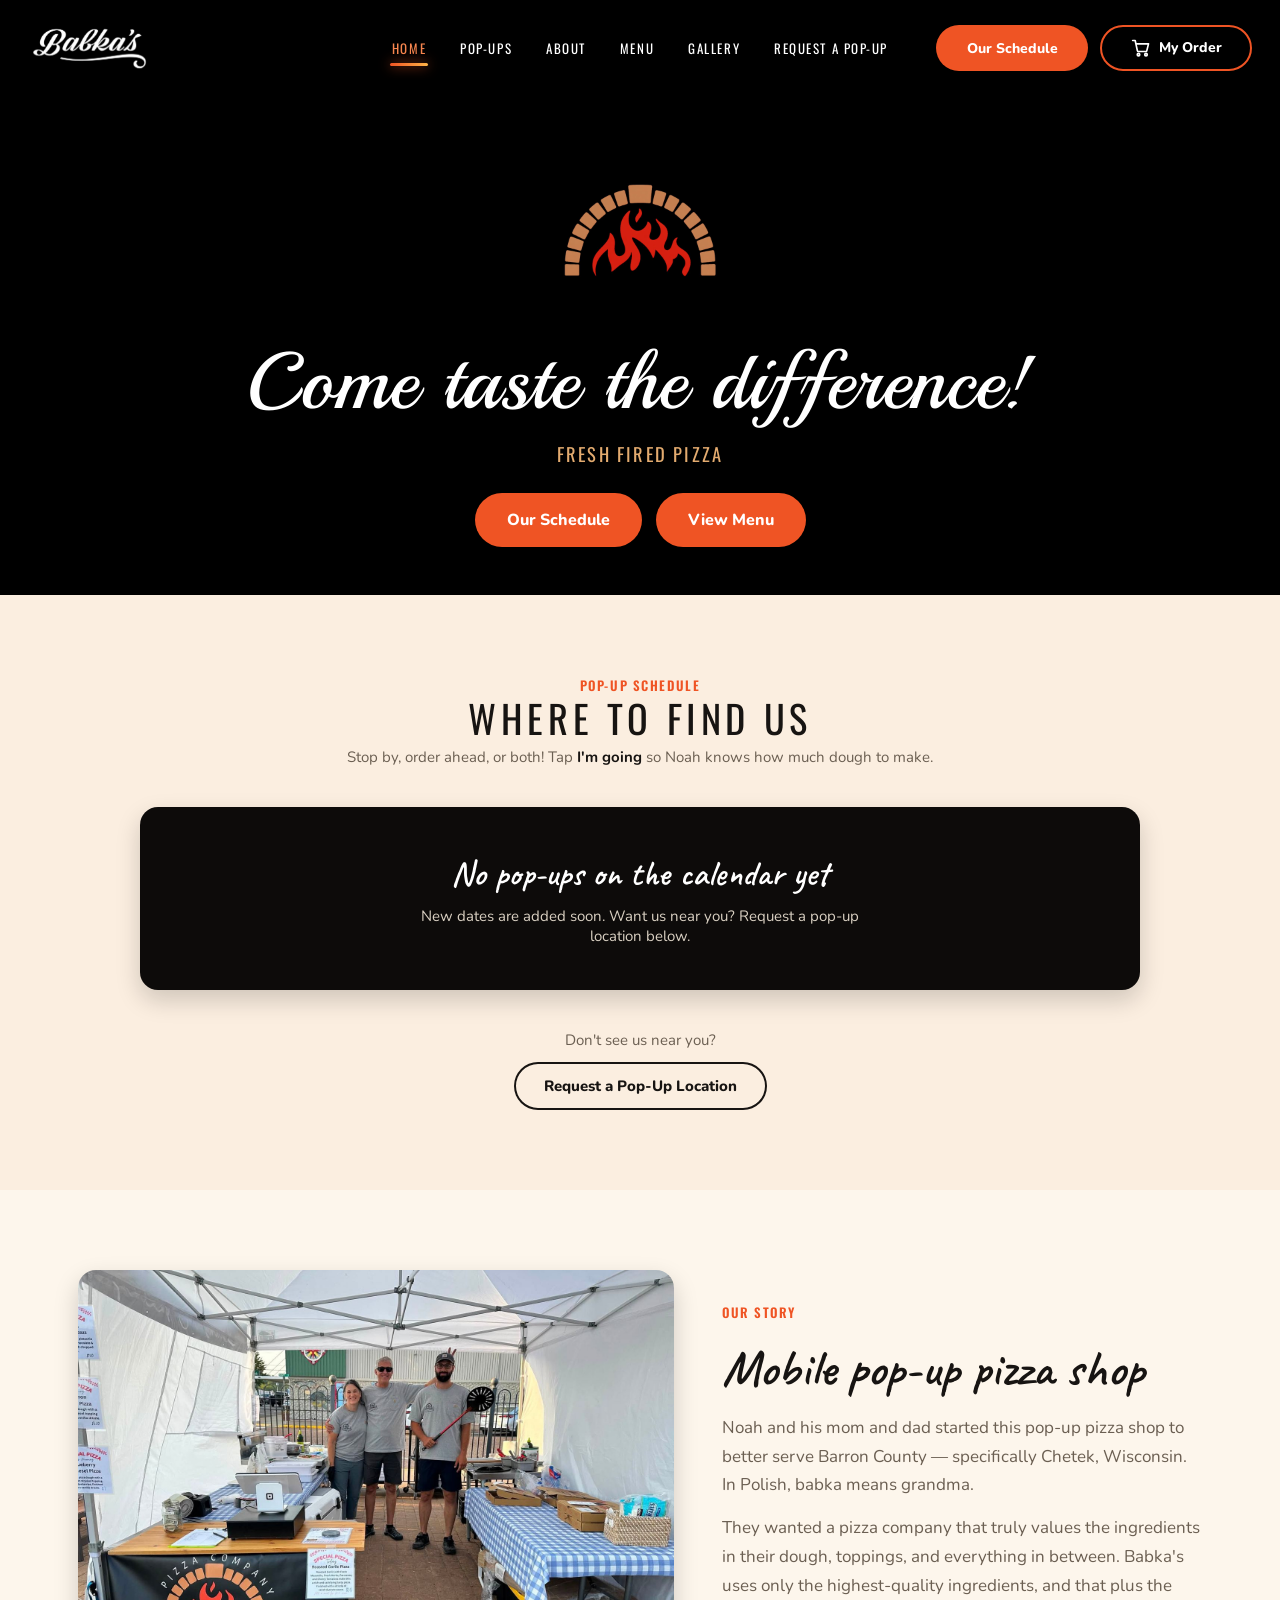
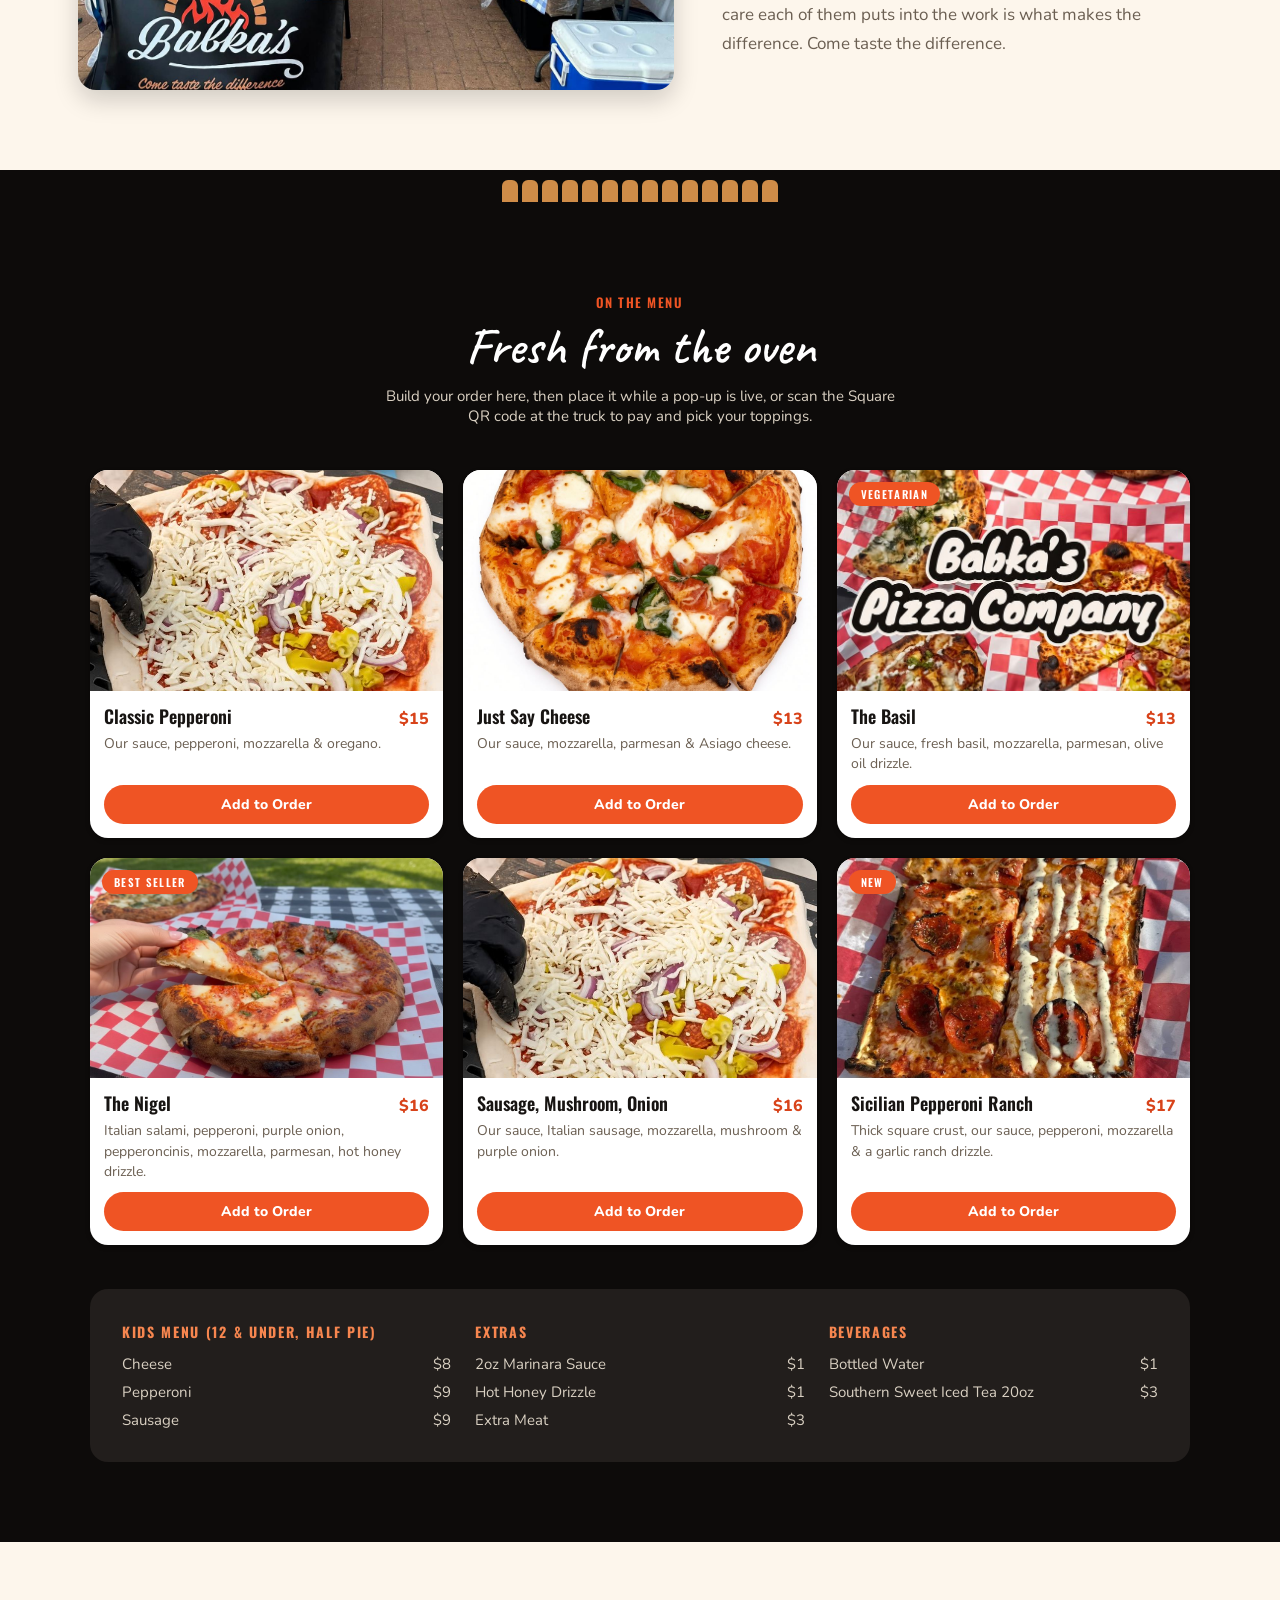
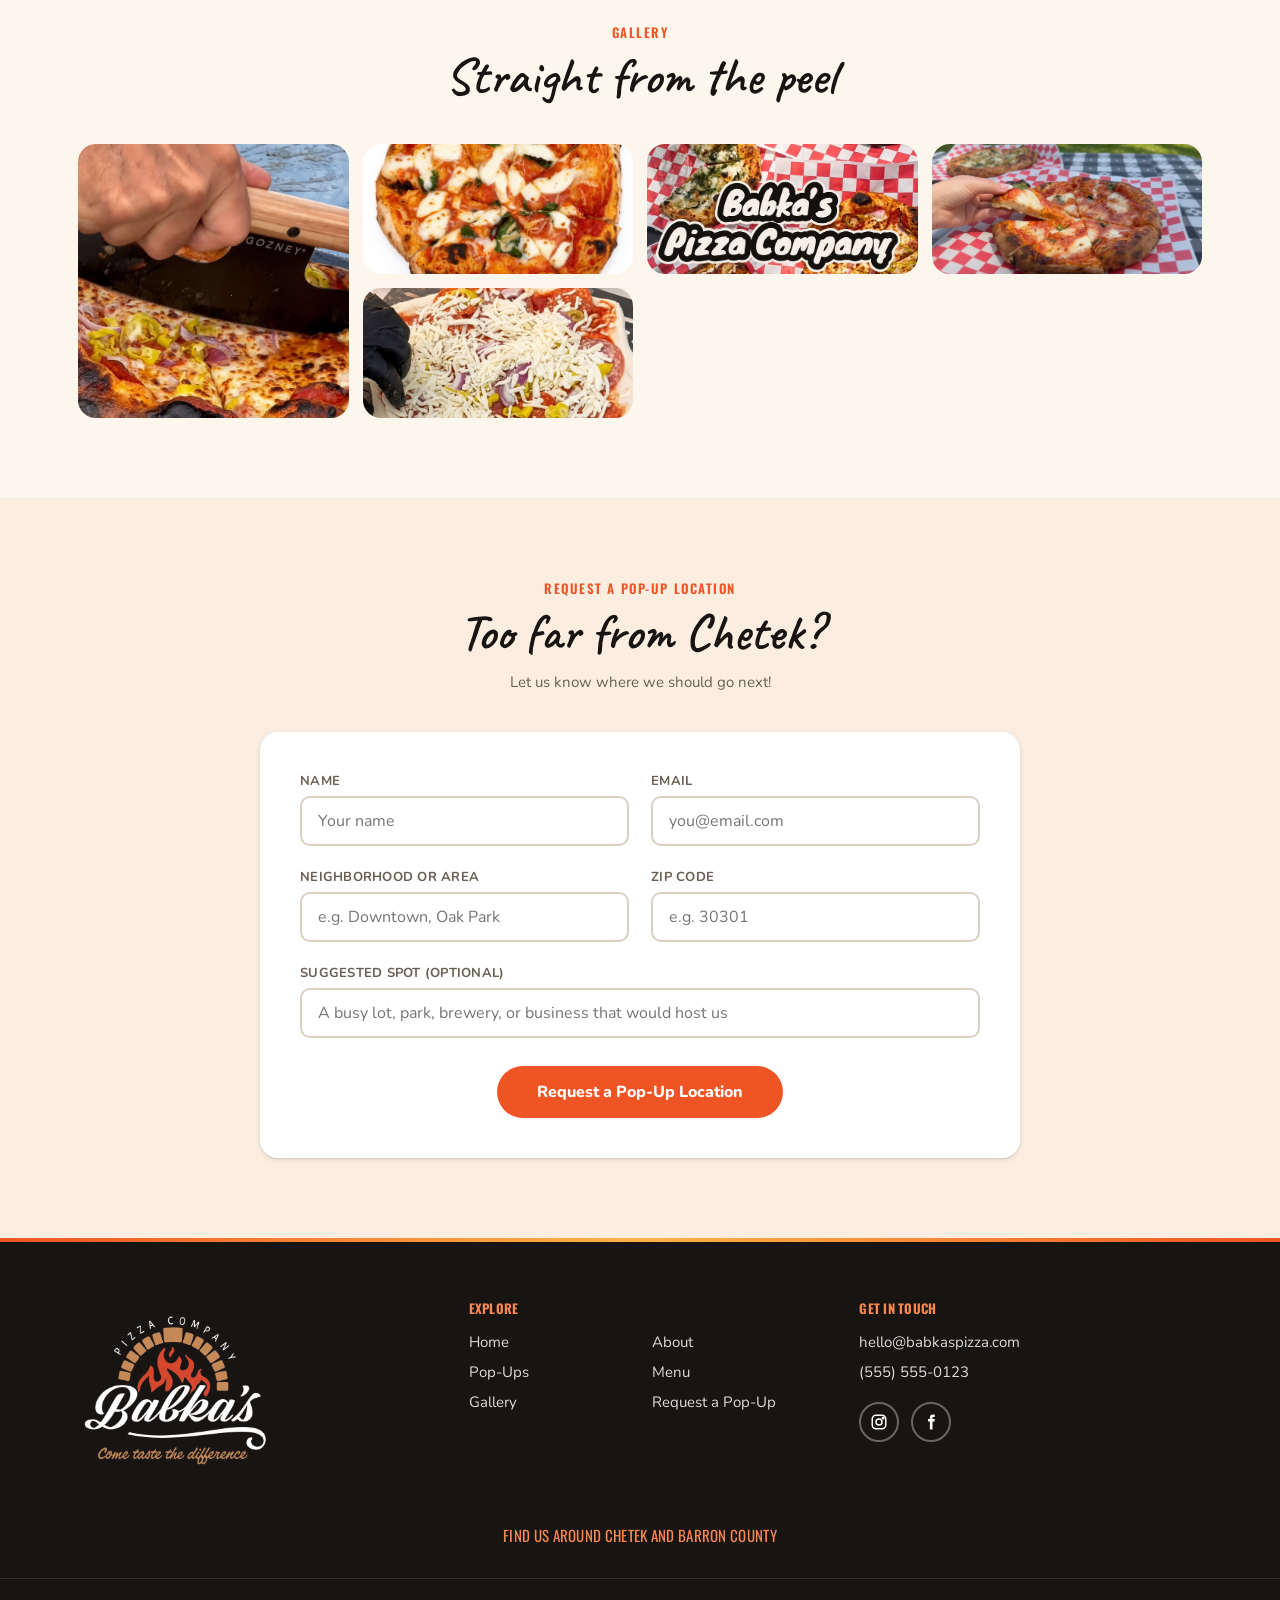
<file: index.html>
<!DOCTYPE html>
<html lang="en">
<head>
  <meta charset="utf-8">
  <meta name="viewport" content="width=device-width, initial-scale=1">
  <title>Babka's Pizza Co. — Fresh fired pizza in Chetek</title>
  <meta name="description" content="Babka's Pizza Co. is a mobile pop-up pizza shop serving Chetek and Barron County. Check the schedule, build an order, and find us at the next stop.">
  <link rel="canonical" href="https://pzimm-byte.github.io/babkas-pizza/">

  <meta property="og:type" content="website">
  <meta property="og:site_name" content="Babka's Pizza Co.">
  <meta property="og:title" content="Babka's Pizza Co. — Fresh fired pizza in Chetek">
  <meta property="og:description" content="Mobile pop-up pizza shop serving Chetek and Barron County. Wood-fired pies, a live countdown to the next stop, and order-ahead when we are live.">
  <meta property="og:url" content="https://pzimm-byte.github.io/babkas-pizza/">
  <meta property="og:image" content="https://pzimm-byte.github.io/babkas-pizza/assets/og-image.jpg">
  <meta property="og:image:width" content="1200">
  <meta property="og:image:height" content="630">
  <meta property="og:locale" content="en_US">
  <meta name="twitter:card" content="summary_large_image">
  <meta name="twitter:title" content="Babka's Pizza Co. — Fresh fired pizza in Chetek">
  <meta name="twitter:description" content="Mobile pop-up pizza shop serving Chetek and Barron County.">
  <meta name="twitter:image" content="https://pzimm-byte.github.io/babkas-pizza/assets/og-image.jpg">

  <link rel="icon" href="assets/favicon.ico" sizes="any">
  <link rel="icon" type="image/png" href="assets/favicon.png">
  <link rel="apple-touch-icon" href="assets/apple-touch-icon.png">

  <link rel="preconnect" href="https://fonts.googleapis.com">
  <link rel="preconnect" href="https://fonts.gstatic.com" crossorigin>
  <link href="https://fonts.googleapis.com/css2?family=Caveat:wght@600&family=Playball&family=Oswald:wght@400;500;600;700&family=Nunito:wght@400;500;600;700;800&display=swap" rel="stylesheet">
  <link rel="stylesheet" href="css/styles.css?v=visit-planner-3">

  <script type="application/ld+json">
  {
    "@context": "https://schema.org",
    "@type": "LocalBusiness",
    "name": "Babka's Pizza Co.",
    "alternateName": "Babka's Pizza Company",
    "description": "Mobile pop-up pizza shop serving Chetek and Barron County. Wood-fired pies from Gozney ovens, hand-stretched to order.",
    "url": "https://pzimm-byte.github.io/babkas-pizza/",
    "image": "https://pzimm-byte.github.io/babkas-pizza/assets/og-image.jpg",
    "logo": "https://pzimm-byte.github.io/babkas-pizza/assets/apple-touch-icon.png",
    "telephone": "+15555550123",
    "email": "hello@babkaspizza.com",
    "priceRange": "$13–$17",
    "servesCuisine": "Pizza",
    "address": {
      "@type": "PostalAddress",
      "addressLocality": "Chetek",
      "addressRegion": "WI",
      "addressCountry": "US"
    },
    "areaServed": [
      { "@type": "City", "name": "Chetek" },
      { "@type": "AdministrativeArea", "name": "Barron County" }
    ]
  }
  </script>
</head>
<body>
  <a class="skip-link" href="#home">Skip to content</a>

  <div class="loader" id="loader" role="status" aria-label="Loading Babka's Pizza">
    <video id="loader-video" autoplay muted loop playsinline webkit-playsinline preload="auto" disablepictureinpicture poster="assets/brand/loading-poster.jpg?v=visit-planner-3" aria-hidden="true">
      <source src="assets/brand/loading-animation.mp4?v=visit-planner-3" type="video/mp4">
    </video>
  </div>

  <header class="site-header">
    <a class="logo" href="#home">
      <img src="assets/brand/wordmark-babkas.jpg" alt="Babka's Pizza Co.">
    </a>

    <nav class="bp-desktop-nav bp-nav" id="desktop-nav" aria-label="Primary">
      <a href="#home" data-id="home">Home</a>
      <a href="#popup" data-id="popup">Pop-Ups</a>
      <a href="#about" data-id="about">About</a>
      <a href="#menu" data-id="menu">Menu</a>
      <a href="#gallery" data-id="gallery">Gallery</a>
      <a href="#request" data-id="request">Request a Pop-Up</a>
      <span class="nav-indicator" id="nav-indicator" hidden></span>
    </nav>

    <div class="header-actions">
      <a class="btn btn-primary header-btn bp-desktop-nav" href="#popup">Our Schedule</a>
      <button class="bp-cart-btn" id="cart-button" type="button" aria-label="My Order" aria-expanded="false" aria-controls="cart-drawer">
        <span class="cart-badge" id="cart-badge" hidden>0</span>
        <svg width="20" height="20" viewBox="0 0 24 24" fill="none" stroke="currentColor" stroke-width="2" stroke-linecap="round" stroke-linejoin="round" aria-hidden="true"><circle cx="9" cy="20" r="1.5"></circle><circle cx="18" cy="20" r="1.5"></circle><path d="M2 3h3l2.7 12.4a1 1 0 0 0 1 .8h9.2a1 1 0 0 0 1-.8L21 7H6"></path></svg>
        <span class="bp-cart-label">My Order</span>
      </button>
      <button class="bp-hamburger" id="hamburger" type="button" aria-expanded="false" aria-controls="mobile-panel" aria-label="Open menu">☰</button>
    </div>
  </header>

  <nav class="bp-mobile-panel" id="mobile-panel" aria-label="Mobile">
    <a href="#home">Home</a>
    <a href="#popup">Pop-Up Schedule</a>
    <a href="#about">About</a>
    <a href="#menu">Menu</a>
    <a href="#gallery">Gallery</a>
    <a href="#request">Request a Pop-Up</a>
  </nav>

  <div class="cart-overlay" id="cart-overlay" hidden>
    <div class="cart-backdrop" id="cart-backdrop"></div>
    <aside class="cart-drawer" id="cart-drawer" role="dialog" aria-modal="true" aria-labelledby="cart-title">
      <div class="cart-head">
        <span id="cart-title">My Order</span>
        <button class="cart-close" id="cart-close" type="button" aria-label="Close">×</button>
      </div>
      <div class="cart-body" id="cart-body"></div>
      <div class="cart-foot" id="cart-foot" hidden></div>
    </aside>
  </div>

  <main>
    <section id="home" class="hero">
      <div class="hero-inner">
        <video class="hero-flame" id="hero-video" autoplay muted loop playsinline webkit-playsinline preload="auto" disablepictureinpicture poster="assets/brand/flame-loop-poster.jpg?v=visit-planner-3" aria-hidden="true">
          <source src="assets/brand/flame-loop.mp4?v=visit-planner-3" type="video/mp4">
        </video>
        <img class="hero-flame-fallback" id="hero-fallback" src="assets/brand/flame-loop-poster.jpg?v=visit-planner-3" alt="" hidden>
        <h1 class="bp-hero-h1">Come taste the difference!&nbsp;</h1>
        <p class="hero-tag">Fresh fired pizza</p>
        <div class="hero-actions">
          <a class="btn btn-primary btn-lg" href="#popup">Our Schedule</a>
          <a class="btn btn-primary btn-lg" href="#menu">View Menu</a>
        </div>
      </div>
    </section>

    <section id="popup" class="popup">
      <div class="section-intro">
        <span class="eyebrow">Pop-Up Schedule</span>
        <h2 class="section-heading">Where to find us</h2>
        <p>Stop by, order ahead, or both! Tap <strong>I'm going</strong> so Noah knows how much dough to make.</p>
      </div>

      <div class="next-card" id="next-card" hidden></div>
      <div class="empty-card" id="empty-card" hidden>
        <h3>No pop-ups on the calendar yet</h3>
        <p>New dates are added soon. Want us near you? Request a pop-up location below.</p>
      </div>

      <div class="schedule-wrap" id="schedule-wrap">
        <h3>Next 3 pop-ups</h3>
        <div class="schedule-list" id="schedule-list"></div>
        <p class="schedule-soon" id="schedule-soon">More dates coming soon. Check back or follow along for new pop-ups.</p>
      </div>

      <div class="popup-request">
        <span>Don't see us near you?</span>
        <a class="btn btn-ink-outline" href="#request">Request a Pop-Up Location</a>
      </div>
    </section>

    <section id="about" class="about">
      <img src="assets/photos/team-tent.jpg" alt="Noah and his parents at the Babka's Pizza Co. pop-up tent">
      <div class="about-copy">
        <span class="eyebrow">Our Story</span>
        <h2 class="section-title">Mobile pop-up pizza shop</h2>
        <p>Noah and his mom and dad started this pop-up pizza shop to better serve Barron County — specifically Chetek, Wisconsin. In Polish, babka means grandma.</p>
        <p>They wanted a pizza company that truly values the ingredients in their dough, toppings, and everything in between. Babka's uses only the highest-quality ingredients, and that plus the care each of them puts into the work is what makes the difference. Come taste the difference.</p>
      </div>
    </section>

    <div class="brick-row" aria-hidden="true">
      <span class="brick"></span><span class="brick"></span><span class="brick"></span><span class="brick"></span>
      <span class="brick"></span><span class="brick"></span><span class="brick"></span><span class="brick"></span>
      <span class="brick"></span><span class="brick"></span><span class="brick"></span><span class="brick"></span>
      <span class="brick"></span><span class="brick"></span>
    </div>

    <section id="menu" class="menu">
      <div class="section-intro">
        <span class="eyebrow">On The Menu</span>
        <h2 class="section-title on-dark">Fresh from the oven</h2>
        <p class="on-dark-copy">Build your order here, then place it while a pop-up is live, or scan the Square QR code at the truck to pay and pick your toppings.</p>
      </div>

      <div class="menu-grid" id="menu-grid">
        <article class="menu-card" data-pizza="Classic Pepperoni" data-price="15">
          <div class="menu-card-media">
            <img src="assets/photos/assembly-toppings.jpg" alt="Classic Pepperoni pizza">
          </div>
          <div class="menu-card-body">
            <div class="menu-card-row">
              <span class="menu-card-name">Classic Pepperoni</span>
              <span class="menu-card-price">$15</span>
            </div>
            <p>Our sauce, pepperoni, mozzarella &amp; oregano.</p>
            <div class="menu-card-action"></div>
          </div>
        </article>

        <article class="menu-card" data-pizza="Just Say Cheese" data-price="13">
          <div class="menu-card-media">
            <img src="assets/photos/margherita-overhead.jpg" alt="Just Say Cheese pizza">
          </div>
          <div class="menu-card-body">
            <div class="menu-card-row">
              <span class="menu-card-name">Just Say Cheese</span>
              <span class="menu-card-price">$13</span>
            </div>
            <p>Our sauce, mozzarella, parmesan &amp; Asiago cheese.</p>
            <div class="menu-card-action"></div>
          </div>
        </article>

        <article class="menu-card" data-pizza="The Basil" data-price="13">
          <div class="menu-card-media">
            <img src="assets/photos/checkerboard-spread.jpg" alt="The Basil pizza">
            <span class="badge">Vegetarian</span>
          </div>
          <div class="menu-card-body">
            <div class="menu-card-row">
              <span class="menu-card-name">The Basil</span>
              <span class="menu-card-price">$13</span>
            </div>
            <p>Our sauce, fresh basil, mozzarella, parmesan, olive oil drizzle.</p>
            <div class="menu-card-action"></div>
          </div>
        </article>

        <article class="menu-card" data-pizza="The Nigel" data-price="16">
          <div class="menu-card-media">
            <img src="assets/photos/picnic-slice-pull.jpg" alt="The Nigel pizza">
            <span class="badge">Best Seller</span>
          </div>
          <div class="menu-card-body">
            <div class="menu-card-row">
              <span class="menu-card-name">The Nigel</span>
              <span class="menu-card-price">$16</span>
            </div>
            <p>Italian salami, pepperoni, purple onion, pepperoncinis, mozzarella, parmesan, hot honey drizzle.</p>
            <div class="menu-card-action"></div>
          </div>
        </article>

        <article class="menu-card" data-pizza="Sausage, Mushroom, Onion" data-price="16">
          <div class="menu-card-media">
            <img src="assets/photos/assembly-toppings.jpg" alt="Sausage, mushroom, and onion pizza">
          </div>
          <div class="menu-card-body">
            <div class="menu-card-row">
              <span class="menu-card-name">Sausage, Mushroom, Onion</span>
              <span class="menu-card-price">$16</span>
            </div>
            <p>Our sauce, Italian sausage, mozzarella, mushroom &amp; purple onion.</p>
            <div class="menu-card-action"></div>
          </div>
        </article>

        <article class="menu-card" data-pizza="Sicilian Pepperoni Ranch" data-price="17">
          <div class="menu-card-media">
            <img src="assets/photos/sicilian-pepperoni-ranch.jpg" alt="Sicilian Pepperoni Ranch pizza">
            <span class="badge">New</span>
          </div>
          <div class="menu-card-body">
            <div class="menu-card-row">
              <span class="menu-card-name">Sicilian Pepperoni Ranch</span>
              <span class="menu-card-price">$17</span>
            </div>
            <p>Thick square crust, our sauce, pepperoni, mozzarella &amp; a garlic ranch drizzle.</p>
            <div class="menu-card-action"></div>
          </div>
        </article>
      </div>

      <div class="menu-extras">
        <div>
          <h3>Kids Menu (12 &amp; under, half pie)</h3>
          <div class="extra-list">
            <div><span>Cheese</span><span>$8</span></div>
            <div><span>Pepperoni</span><span>$9</span></div>
            <div><span>Sausage</span><span>$9</span></div>
          </div>
        </div>
        <div>
          <h3>Extras</h3>
          <div class="extra-list">
            <div><span>2oz Marinara Sauce</span><span>$1</span></div>
            <div><span>Hot Honey Drizzle</span><span>$1</span></div>
            <div><span>Extra Meat</span><span>$3</span></div>
          </div>
        </div>
        <div>
          <h3>Beverages</h3>
          <div class="extra-list">
            <div><span>Bottled Water</span><span>$1</span></div>
            <div><span>Southern Sweet Iced Tea 20oz</span><span>$3</span></div>
          </div>
        </div>
      </div>
    </section>

    <section id="gallery" class="gallery">
      <div class="section-intro">
        <span class="eyebrow">Gallery</span>
        <h2 class="section-title">Straight from the peel</h2>
      </div>
      <div class="gallery-grid" id="gallery-grid"></div>
    </section>

    <section id="request" class="request">
      <div class="section-intro">
        <span class="eyebrow">Request a Pop-Up Location</span>
        <h2 class="section-title">Too far from Chetek?</h2>
        <p>Let us know where we should go next!</p>
      </div>

      <div class="thanks" id="thanks" hidden>
        <span>Thanks!</span>
        <p id="thanks-copy">We logged your request. Share it with your neighbors: the more interest we see, the sooner we pop up there.</p>
      </div>

      <form class="request-form" id="request-form" novalidate>
        <label class="field">
          <span>Name</span>
          <input type="text" name="name" required placeholder="Your name" autocomplete="name">
        </label>
        <label class="field">
          <span>Email</span>
          <input type="email" name="email" required placeholder="you@email.com" autocomplete="email">
        </label>
        <label class="field">
          <span>Neighborhood or Area</span>
          <input type="text" name="area" required placeholder="e.g. Downtown, Oak Park" autocomplete="address-level2">
        </label>
        <label class="field">
          <span>ZIP Code</span>
          <input type="text" name="zip" required inputmode="numeric" placeholder="e.g. 30301" autocomplete="postal-code">
        </label>
        <label class="field span-all">
          <span>Suggested Spot (optional)</span>
          <input type="text" name="spot" placeholder="A busy lot, park, brewery, or business that would host us">
        </label>
        <p class="form-error" id="form-error" hidden></p>
        <button class="btn btn-primary submit-btn" id="submit-btn" type="submit">
          <span class="spinner" aria-hidden="true"></span>
          <span class="submit-label">Request a Pop-Up Location</span>
        </button>
      </form>
    </section>
  </main>

  <div class="lightbox" id="lightbox" hidden>
    <button class="lightbox-btn lightbox-prev" type="button" aria-label="Previous image">‹</button>
    <img id="lightbox-image" alt="">
    <button class="lightbox-btn lightbox-next" type="button" aria-label="Next image">›</button>
    <button class="lightbox-btn lightbox-close" type="button" aria-label="Close gallery">×</button>
  </div>

  <footer class="bp-footer">
    <div class="footer-flare"></div>
    <div class="footer-grid">
      <div class="footer-brand">
        <img src="assets/brand/full-lockup.jpg" alt="Babka's Pizza Company. Come taste the difference">
      </div>
      <div class="footer-col">
        <h4>Explore</h4>
        <nav class="footer-nav" aria-label="Footer">
          <a class="bp-foot-link" href="#home">Home</a>
          <a class="bp-foot-link" href="#about">About</a>
          <a class="bp-foot-link" href="#popup">Pop-Ups</a>
          <a class="bp-foot-link" href="#menu">Menu</a>
          <a class="bp-foot-link" href="#gallery">Gallery</a>
          <a class="bp-foot-link" href="#request">Request a Pop-Up</a>
        </nav>
      </div>
      <div class="footer-col">
        <h4>Get in touch</h4>
        <div class="footer-contact">
          <a class="bp-foot-link" id="contact-email" href="mailto:hello@babkaspizza.com">hello@babkaspizza.com</a>
          <a class="bp-foot-link" id="contact-phone" href="tel:+15555550123">(555) 555-0123</a>
        </div>
        <div class="footer-social">
          <a class="bp-foot-social" id="contact-instagram" href="#" aria-label="Instagram">
            <svg width="18" height="18" viewBox="0 0 24 24" fill="none" stroke="currentColor" stroke-width="2" stroke-linecap="round" stroke-linejoin="round" aria-hidden="true"><rect x="3" y="3" width="18" height="18" rx="5"></rect><circle cx="12" cy="12" r="4"></circle><circle cx="17.5" cy="6.5" r="1" fill="currentColor"></circle></svg>
          </a>
          <a class="bp-foot-social" id="contact-facebook" href="#" aria-label="Facebook">
            <svg width="18" height="18" viewBox="0 0 24 24" fill="currentColor" aria-hidden="true"><path d="M14 8V6.5c0-.8.2-1.2 1.3-1.2H17V2.2C16.6 2.1 15.6 2 14.6 2 12.1 2 10.5 3.5 10.5 6.2V8H8v3.2h2.5V22H14V11.2h2.7L17 8z"></path></svg>
          </a>
        </div>
      </div>
    </div>
    <p class="footer-area">Find us around Chetek and Barron County</p>
    <div class="footer-bar">
      <div class="footer-bar-inner">
        <span>© 2026 Babka's Pizza Company. All rights reserved.</span>
        <a class="bp-foot-link" href="#home">Back to top ↑</a>
      </div>
    </div>
  </footer>

  <script src="js/config.js?v=visit-planner-3"></script>
  <script src="js/app.js?v=visit-planner-3"></script>
</body>
</html>
</file>
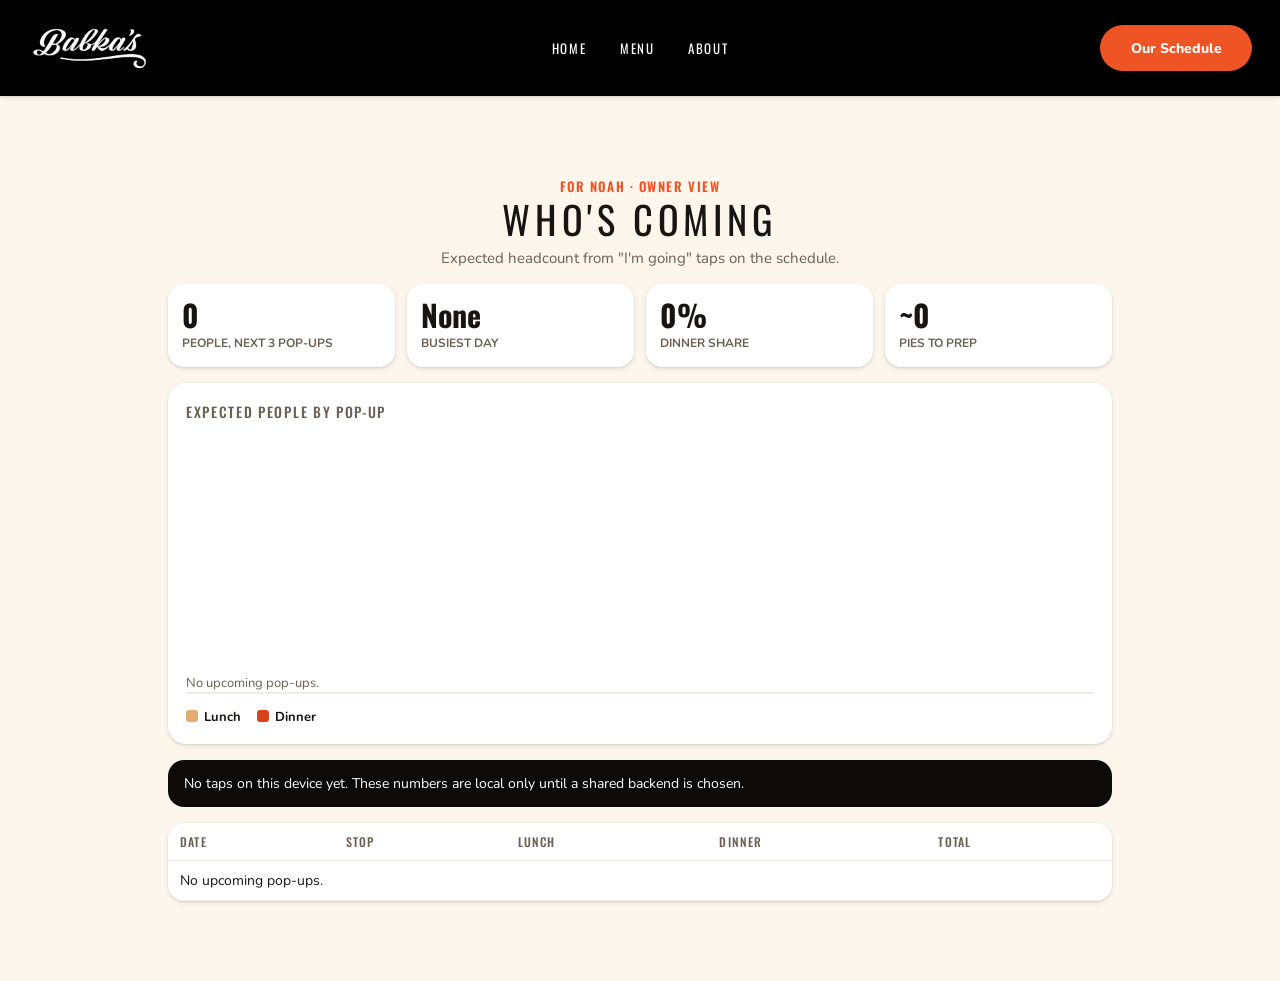
<file: owner.html>
<!DOCTYPE html>
<html lang="en">
<head>
  <meta charset="utf-8">
  <meta name="viewport" content="width=device-width, initial-scale=1">
  <title>Who's coming | Babka's Pizza Co.</title>
  <meta name="robots" content="noindex, nofollow">
  <meta name="description" content="Private headcount view for upcoming Babka's pop-ups.">
  <link rel="icon" href="assets/favicon.ico" sizes="any">
  <link rel="icon" type="image/png" href="assets/favicon.png">
  <link rel="apple-touch-icon" href="assets/apple-touch-icon.png">
  <link rel="preconnect" href="https://fonts.googleapis.com">
  <link rel="preconnect" href="https://fonts.gstatic.com" crossorigin>
  <link href="https://fonts.googleapis.com/css2?family=Caveat:wght@600&family=Playball&family=Oswald:wght@400;500;600;700&family=Nunito:wght@400;500;600;700;800&display=swap" rel="stylesheet">
  <link rel="stylesheet" href="css/styles.css?v=visit-planner-3">
</head>
<body>
  <a class="skip-link" href="#owner-dash">Skip to content</a>

  <header class="site-header">
    <a class="logo" href="index.html">
      <img src="assets/brand/wordmark-babkas.jpg" alt="Babka's Pizza Co.">
    </a>
    <nav class="bp-desktop-nav bp-nav" aria-label="Primary">
      <a href="index.html#home">Home</a>
      <a href="index.html#menu">Menu</a>
      <a href="index.html#about">About</a>
    </nav>
    <div class="header-actions">
      <a class="btn btn-primary header-btn" href="index.html#popup">Our Schedule</a>
    </div>
  </header>

  <main>
    <section class="owner" id="owner-dash"></section>
  </main>

  <script src="js/config.js?v=visit-planner-3"></script>
  <script src="js/app.js?v=visit-planner-3"></script>
</body>
</html>
</file>
<file: css/styles.css>
:root {
  --black: #0d0b0a;
  --charcoal: #221e1c;
  --ink: #171412;
  --white: #ffffff;
  --cream: #fdf6ec;
  --paper: #fbeee0;
  --flame-500: #ef5424;
  --flame-600: #d8431a;
  --flame-700: #b6360f;
  --flame-300: #f7864f;
  --brick-300: #e3ab6f;
  --brick-500: #cf8c48;
  --brick-700: #a8672c;
  --check-red: #c8102e;
  --olive: #5c6b3f;
  --basil: #41562c;
  --gray-100: #f2ede4;
  --gray-300: #d9d0c2;
  --gray-500: #a49685;
  --gray-700: #6b5f52;
  --gray-900: #2e2723;
  --font-script: "Caveat", "Playball", cursive;
  --font-display: "Oswald", sans-serif;
  --font-body: "Nunito", sans-serif;
  --text-display-1: clamp(3rem, 6vw, 5.5rem);
  --text-display-2: clamp(2rem, 4vw, 3.25rem);
  --ls-arch: 0.12em;
  --ls-tag: 0.02em;
  --radius-lg: 18px;
  --radius-pill: 999px;
  --shadow-card: 0 2px 6px rgba(13, 11, 10, 0.08), 0 1px 2px rgba(13, 11, 10, 0.1);
  --shadow-lift: 0 10px 24px rgba(13, 11, 10, 0.18);
}

*,
*::before,
*::after {
  box-sizing: border-box;
}

html {
  scroll-behavior: smooth;
}

section[id] {
  scroll-margin-top: 100px;
}

body {
  margin: 0;
  background: var(--cream);
  color: var(--ink);
  font-family: var(--font-body);
  min-height: 100vh;
}

body.loader-open,
body.drawer-open,
body.lightbox-open {
  overflow: hidden;
}

[hidden] {
  display: none !important;
}

img {
  max-width: 100%;
  display: block;
}

a {
  color: var(--flame-600);
  text-decoration: none;
}

a:hover {
  color: var(--flame-700);
}

button,
input,
select,
textarea {
  font-family: inherit;
}

input:focus,
select:focus,
textarea:focus {
  outline: none;
  border-color: var(--flame-500) !important;
}

:focus-visible {
  outline: 3px solid var(--flame-500);
  outline-offset: 3px;
}

.skip-link {
  position: absolute;
  left: -999px;
  top: 8px;
  background: var(--flame-500);
  color: var(--white);
  padding: 10px 16px;
  border-radius: var(--radius-pill);
  z-index: 10000;
  font-weight: 800;
}

.skip-link:focus {
  left: 12px;
}

/* Loader */
.loader {
  position: fixed;
  inset: 0;
  z-index: 9999;
  display: flex;
  align-items: center;
  justify-content: center;
  overflow: hidden;
  background: #000;
  opacity: 1;
  transition: opacity 400ms ease;
}

.loader.is-hiding {
  opacity: 0;
  pointer-events: none;
}

.loader.is-gone {
  display: none;
}

.loader video {
  width: 288px;
  height: 288px;
  object-fit: contain;
  pointer-events: none;
}

/* Header */
.site-header {
  position: sticky;
  top: 0;
  z-index: 100;
  padding: 14px 28px;
  display: grid;
  grid-template-columns: 1fr auto 1fr;
  align-items: center;
  background: #000;
  box-shadow: var(--shadow-card);
}

.logo {
  grid-column: 1;
  justify-self: start;
  display: flex;
  align-items: center;
}

.logo img {
  height: 68px;
  width: auto;
  mix-blend-mode: screen;
}

.bp-nav {
  position: relative;
  grid-column: 2;
  justify-self: center;
  display: flex;
  gap: 30px;
  align-items: center;
  font-family: var(--font-display);
  text-transform: uppercase;
  font-size: 13px;
  letter-spacing: var(--ls-arch);
  color: var(--white);
}

.bp-nav a {
  color: var(--white);
  position: relative;
  display: inline-block;
  padding: 8px 2px;
  transition: color 200ms ease, transform 200ms ease, text-shadow 200ms ease, opacity 200ms ease;
}

.bp-nav a.is-active {
  color: var(--flame-300);
}

.nav-indicator {
  position: absolute;
  bottom: 0;
  height: 3px;
  border-radius: 3px;
  pointer-events: none;
  background: linear-gradient(90deg, var(--flame-500), #ffb347);
  box-shadow: 0 0 12px rgba(239, 84, 36, 0.85);
}

.header-actions {
  grid-column: 3;
  justify-self: end;
  display: flex;
  align-items: center;
  gap: 12px;
}

.btn {
  display: inline-flex;
  align-items: center;
  justify-content: center;
  gap: 10px;
  border: none;
  cursor: pointer;
  font-weight: 800;
  border-radius: var(--radius-pill);
  color: var(--white);
  text-decoration: none;
  transition: background-color 120ms ease, transform 120ms ease, color 120ms ease, box-shadow 200ms ease;
}

.btn:hover {
  color: var(--white);
}

.btn:active {
  transform: scale(0.97);
}

.btn-primary {
  background: var(--flame-500);
  color: var(--white);
}

.btn-primary:hover {
  background: var(--flame-600);
}

.btn-lg {
  font-size: 16px;
  padding: 16px 32px;
}

.header-btn {
  font-size: 14px;
  padding: 0;
  width: 152px;
  height: 46px;
  white-space: nowrap;
  box-sizing: border-box;
}

.bp-cart-btn {
  display: inline-flex;
  align-items: center;
  justify-content: center;
  gap: 8px;
  background: transparent;
  border: 2px solid var(--flame-500);
  color: var(--white);
  font-family: var(--font-body);
  font-weight: 800;
  font-size: 14px;
  padding: 0;
  box-sizing: border-box;
  width: 152px;
  height: 46px;
  white-space: nowrap;
  border-radius: var(--radius-pill);
  cursor: pointer;
  line-height: 1;
}

.bp-cart-btn:hover {
  background: rgba(239, 84, 36, 0.12);
}

.cart-badge {
  background: var(--flame-500);
  color: var(--white);
  width: 26px;
  height: 26px;
  border-radius: 50%;
  display: inline-flex;
  align-items: center;
  justify-content: center;
  font-size: 13px;
  font-weight: 800;
  line-height: 1;
}

.bp-hamburger {
  display: none;
  background: none;
  border: none;
  color: var(--white);
  font-size: 28px;
  cursor: pointer;
  padding: 0;
  line-height: 1;
}

.bp-mobile-panel {
  display: none;
  background: var(--black);
  padding: 18px 28px;
  flex-direction: column;
  gap: 16px;
  font-family: var(--font-display);
  text-transform: uppercase;
  font-size: 14px;
  letter-spacing: var(--ls-arch);
}

.bp-mobile-panel.is-open {
  display: flex;
}

.bp-mobile-panel a {
  color: var(--white);
}

.bp-mobile-panel a:hover,
.bp-mobile-panel a.is-active {
  color: var(--flame-300);
}

@media (min-width: 901px) {
  .bp-nav a::after {
    content: "";
    position: absolute;
    left: 50%;
    right: 50%;
    bottom: 0;
    height: 2px;
    border-radius: 2px;
    background: var(--flame-500);
    transition: left 250ms ease, right 250ms ease;
  }

  .bp-nav a:hover {
    color: var(--flame-300) !important;
    transform: translateY(-2px);
    text-shadow: 0 0 14px rgba(255, 138, 61, 0.55);
  }

  .bp-nav a:hover::after {
    left: 0;
    right: 0;
  }

  .bp-nav:hover a:not(:hover) {
    opacity: 0.55;
  }

  .bp-mobile-panel {
    display: none !important;
  }
}

@media (min-width: 901px) and (max-width: 1180px) {
  .bp-nav {
    gap: 16px !important;
    font-size: 12px !important;
    letter-spacing: 0.08em !important;
  }

  .bp-cart-label {
    display: none !important;
  }
}

@media (max-width: 900px) {
  .bp-desktop-nav {
    display: none !important;
  }

  .bp-hamburger {
    display: flex !important;
  }

  .bp-cart-label {
    display: none !important;
  }

  .bp-cart-btn {
    width: auto !important;
    height: auto !important;
    padding: 10px 12px !important;
  }

  .bp-hero-h1 {
    font-size: clamp(1.7rem, 7.4vw, 3.2rem) !important;
  }

  .site-header {
    grid-template-columns: 1fr auto;
  }
}

/* Cart drawer */
.cart-overlay {
  position: fixed;
  inset: 0;
  z-index: 400;
}

.cart-overlay[hidden] {
  display: none;
}

.cart-backdrop {
  position: absolute;
  inset: 0;
  background: rgba(0, 0, 0, 0.6);
}

.cart-drawer {
  position: absolute;
  top: 0;
  right: 0;
  bottom: 0;
  width: 400px;
  max-width: 100vw;
  background: var(--white);
  color: var(--ink);
  display: flex;
  flex-direction: column;
  box-shadow: -8px 0 32px rgba(0, 0, 0, 0.35);
}

.cart-head {
  display: flex;
  align-items: center;
  justify-content: space-between;
  padding: 20px 24px;
  background: #000;
  color: var(--white);
  font-family: var(--font-display);
  text-transform: uppercase;
  letter-spacing: var(--ls-arch);
  font-size: 18px;
}

.cart-close {
  background: none;
  border: none;
  color: var(--white);
  font-size: 28px;
  cursor: pointer;
  line-height: 1;
  padding: 0;
}

.cart-body {
  flex: 1;
  overflow-y: auto;
  padding: 20px 24px;
  display: flex;
  flex-direction: column;
  gap: 14px;
}

.cart-empty {
  text-align: center;
  color: var(--gray-700);
  padding: 48px 8px;
  font-size: 15px;
  line-height: 1.6;
}

.cart-line {
  display: flex;
  align-items: center;
  justify-content: space-between;
  gap: 12px;
  padding-bottom: 14px;
  border-bottom: 1px solid var(--gray-300);
}

.cart-line-info {
  display: flex;
  flex-direction: column;
  gap: 8px;
  min-width: 0;
}

.cart-line-name {
  font-family: var(--font-display);
  font-weight: 600;
  font-size: 16px;
}

.stepper {
  display: flex;
  align-items: center;
  gap: 10px;
}

.stepper-btn {
  width: 30px;
  height: 30px;
  border-radius: 50%;
  border: 2px solid var(--gray-300);
  background: var(--white);
  font-size: 18px;
  line-height: 1;
  cursor: pointer;
  color: var(--ink);
}

.stepper-qty {
  font-weight: 800;
  min-width: 18px;
  text-align: center;
}

.cart-line-total {
  font-weight: 800;
  color: var(--flame-600);
  white-space: nowrap;
}

.cart-foot {
  padding: 20px 24px;
  border-top: 2px solid var(--gray-300);
  display: flex;
  flex-direction: column;
  gap: 12px;
}

.cart-foot[hidden] {
  display: none;
}

.cart-summary {
  display: flex;
  justify-content: space-between;
  font-weight: 800;
  font-size: 18px;
}

.cart-order {
  display: block;
  text-align: center;
  background: var(--flame-500);
  color: var(--white);
  font-weight: 800;
  font-size: 16px;
  padding: 15px 24px;
  border-radius: var(--radius-pill);
}

.cart-order:hover {
  color: var(--white);
  background: var(--flame-600);
}

.cart-order-disabled {
  display: block;
  text-align: center;
  background: var(--gray-300);
  color: var(--gray-900);
  font-weight: 800;
  font-size: 16px;
  padding: 15px 24px;
  border-radius: var(--radius-pill);
  cursor: not-allowed;
}

.cart-hint {
  text-align: center;
  color: var(--gray-700);
  font-size: 13px;
  line-height: 1.5;
}

.cart-clear {
  background: none;
  border: none;
  color: var(--gray-700);
  font-size: 13px;
  text-decoration: underline;
  cursor: pointer;
  padding: 0;
}

/* Hero */
.hero {
  position: relative;
  min-height: 480px;
  display: flex;
  align-items: center;
  justify-content: center;
  text-align: center;
  overflow: hidden;
  background: #000;
}

.hero-inner {
  position: relative;
  display: flex;
  flex-direction: column;
  align-items: center;
  gap: 16px;
  padding: 48px 24px;
  max-width: 1100px;
}

.hero-flame,
.hero-flame-fallback {
  display: block;
  width: 180px;
  height: auto;
  border-radius: var(--radius-lg);
  padding: 10px;
  box-shadow: var(--shadow-card);
  pointer-events: none;
}

@media (max-width: 900px) {
  .hero-flame:not([hidden]) {
    display: block;
    visibility: visible;
    opacity: 1;
  }

  .pizza-svg {
    display: block;
  }
}

.bp-hero-h1 {
  font-family: "Playball", "Caveat", cursive;
  font-weight: 400;
  color: var(--white);
  font-size: clamp(1.7rem, 7.4vw, 5rem);
  white-space: nowrap;
  margin: 0;
  line-height: 1.05;
  position: relative;
  left: 0.14em;
}

.hero-tag {
  font-family: var(--font-display);
  text-transform: uppercase;
  letter-spacing: var(--ls-arch);
  color: var(--brick-300);
  font-size: 1.15rem;
  margin: 0;
}

.hero-actions {
  display: flex;
  gap: 14px;
  margin-top: 10px;
  flex-wrap: wrap;
  justify-content: center;
}

/* Shared section bits */
.eyebrow {
  font-family: var(--font-display);
  font-weight: 600;
  font-size: 13px;
  letter-spacing: var(--ls-arch);
  text-transform: uppercase;
  color: var(--flame-500);
}

.section-intro {
  display: flex;
  flex-direction: column;
  align-items: center;
  gap: 2px;
  text-align: center;
}

.section-intro p {
  margin: 6px 0 0;
  color: var(--gray-700);
  font-size: 15px;
  max-width: 520px;
}

.popup .section-intro p {
  max-width: 640px;
}

.section-heading {
  font-family: var(--font-display);
  font-weight: 400;
  text-transform: uppercase;
  letter-spacing: var(--ls-arch);
  font-size: clamp(1.6rem, 4.5vw, 2.4rem);
  line-height: 1.1;
  margin: 0;
  color: var(--ink);
}

.section-title {
  font-family: var(--font-script);
  font-weight: 600;
  font-size: var(--text-display-2);
  margin: 0;
  color: var(--ink);
}

.section-title.on-dark {
  color: var(--white);
}

.on-dark-copy {
  color: var(--gray-300) !important;
}

/* Pop-ups */
.popup {
  padding: 80px 28px;
  background: var(--paper);
  display: flex;
  flex-direction: column;
  align-items: center;
  gap: 40px;
}

.next-card {
  width: 100%;
  max-width: 1000px;
  background: var(--black);
  color: var(--white);
  border-radius: var(--radius-lg);
  box-shadow: var(--shadow-lift);
  padding: clamp(22px, 5vw, 36px);
  display: flex;
  flex-wrap: wrap;
  gap: 32px;
  align-items: center;
  justify-content: space-between;
}

.next-copy {
  flex: 1 1 280px;
  display: flex;
  flex-direction: column;
  gap: 10px;
  min-width: 0;
}

.next-copy h3 {
  font-family: var(--font-script);
  font-weight: 600;
  font-size: 2.4rem;
  line-height: 1.1;
  margin: 0;
  color: var(--white);
}

.next-when {
  font-weight: 700;
  color: var(--brick-300);
  font-size: 16px;
}

.next-address,
.next-blurb {
  color: var(--gray-300);
  font-size: 15px;
}

.next-blurb {
  margin: 6px 0 0;
  line-height: 1.6;
  max-width: 440px;
}

.chip {
  display: inline-block;
  align-self: flex-start;
  font-family: var(--font-display);
  font-weight: 600;
  font-size: 11px;
  letter-spacing: 0.12em;
  text-transform: uppercase;
  padding: 4px 12px;
  border-radius: 999px;
  color: var(--white);
  background: var(--flame-500);
}

.chip-live {
  background: var(--olive);
}

.next-timer {
  flex: 1 1 280px;
  min-width: 0;
  display: flex;
  flex-direction: column;
  align-items: center;
  gap: 16px;
}

.pizza-svg {
  overflow: visible;
}

.countdown-label {
  font-family: var(--font-display);
  text-transform: uppercase;
  letter-spacing: var(--ls-arch);
  font-size: 13px;
  color: var(--flame-300);
}

.countdown {
  display: flex;
  gap: 10px;
  width: 100%;
  max-width: 340px;
}

.countdown-part {
  background: var(--charcoal);
  border-radius: 12px;
  flex: 1 1 0;
  min-width: 0;
  padding: 12px 4px;
  display: flex;
  flex-direction: column;
  align-items: center;
  gap: 2px;
}

.countdown-part strong {
  font-family: var(--font-display);
  font-weight: 600;
  font-size: 34px;
  line-height: 1;
  font-variant-numeric: tabular-nums;
}

.countdown-part span {
  font-size: 11px;
  letter-spacing: var(--ls-tag);
  text-transform: uppercase;
  color: #cfc4b4;
}

.order-live {
  background: var(--flame-500);
  color: var(--white);
  font-weight: 800;
  font-size: 17px;
  padding: 16px 44px;
  border-radius: var(--radius-pill);
  text-align: center;
}

.order-live:hover {
  color: var(--white);
  background: var(--flame-600);
}

.order-wait {
  background: var(--charcoal);
  color: #cfc4b4;
  font-weight: 800;
  font-size: 17px;
  padding: 16px 44px;
  border-radius: var(--radius-pill);
  text-align: center;
  cursor: not-allowed;
}

.order-note {
  font-size: 13px;
  color: var(--gray-300);
  text-align: center;
  max-width: 300px;
}

.empty-card {
  width: 100%;
  max-width: 1000px;
  background: var(--black);
  color: var(--white);
  border-radius: var(--radius-lg);
  box-shadow: var(--shadow-lift);
  padding: 44px 36px;
  text-align: center;
  display: flex;
  flex-direction: column;
  gap: 10px;
  align-items: center;
}

.empty-card h3 {
  font-family: var(--font-script);
  font-weight: 600;
  font-size: 2.2rem;
  margin: 0;
}

.empty-card p {
  margin: 0;
  color: var(--gray-300);
  font-size: 15px;
  max-width: 440px;
}

.schedule-wrap {
  width: 100%;
  max-width: 1000px;
  display: flex;
  flex-direction: column;
  gap: 14px;
}

.schedule-wrap h3 {
  font-family: var(--font-display);
  text-transform: uppercase;
  letter-spacing: var(--ls-arch);
  font-size: 14px;
  color: var(--gray-700);
  margin: 0;
}

.schedule-list {
  display: flex;
  flex-direction: column;
  gap: 14px;
}

.event-card {
  background: var(--white);
  border-radius: var(--radius-lg);
  box-shadow: var(--shadow-card);
  padding: 16px 20px;
  display: grid;
  grid-template-columns: 68px 1fr;
  column-gap: 16px;
  row-gap: 14px;
  align-items: start;
  position: relative;
  border: 2px solid transparent;
}

.event-card.is-open,
.event-card.is-confirmed {
  border-color: var(--flame-500);
}

.event-date {
  background: var(--black);
  color: var(--white);
  border-radius: 12px;
  width: 68px;
  padding: 8px 0;
  display: flex;
  flex-direction: column;
  align-items: center;
  flex: none;
}

.event-date .dow {
  font-family: var(--font-display);
  font-size: 12px;
  letter-spacing: var(--ls-arch);
  text-transform: uppercase;
  color: var(--flame-300);
}

.event-date .day {
  font-family: var(--font-display);
  font-weight: 600;
  font-size: 26px;
  line-height: 1.1;
}

.event-date .month {
  font-size: 11px;
  text-transform: uppercase;
  color: var(--gray-300);
}

.event-copy {
  display: flex;
  flex-direction: column;
  gap: 2px;
  min-width: 0;
}

.event-card.is-open .event-copy {
  padding-right: 52px;
}

.event-copy .name {
  font-family: var(--font-display);
  font-weight: 600;
  font-size: 18px;
  color: var(--ink);
}

.event-copy .addr {
  color: var(--gray-700);
  font-size: 14px;
}

.event-time {
  display: inline-flex;
  align-items: center;
  gap: 6px;
  margin-top: 6px;
  font-weight: 700;
  color: var(--ink);
  font-size: 14px;
}

.planner-going {
  display: flex;
  align-items: center;
  gap: 8px;
  margin-top: 6px;
  font-weight: 800;
  font-size: 14px;
  color: var(--ink);
}

.planner-bar {
  height: 6px;
  background: var(--gray-100);
  border-radius: 9px;
  overflow: hidden;
  margin-top: 6px;
  max-width: none;
}

.planner-bar span {
  display: block;
  height: 100%;
  background: linear-gradient(90deg, var(--flame-300), var(--flame-600));
}

.planner-acts {
  grid-column: 2;
  display: flex;
  gap: 10px;
  align-items: center;
  width: auto;
}

.planner-x {
  position: absolute;
  top: 12px;
  right: 12px;
  width: 44px;
  height: 44px;
  border-radius: 50%;
  border: 2px solid var(--gray-300);
  background: var(--white);
  color: var(--ink);
  font-family: var(--font-body);
  font-weight: 700;
  font-size: 16px;
  line-height: 1;
  cursor: pointer;
  display: inline-flex;
  align-items: center;
  justify-content: center;
  padding: 0;
  flex: none;
}

.planner-x:hover {
  border-color: var(--flame-500);
  color: var(--flame-600);
}

.planner-go {
  background: var(--flame-500);
  color: var(--white);
  border: 2px solid var(--flame-500);
  border-radius: var(--radius-pill);
  font-family: var(--font-display);
  font-weight: 600;
  font-size: 15px;
  text-transform: uppercase;
  letter-spacing: 0.08em;
  height: 44px;
  padding: 0 22px;
  cursor: pointer;
  line-height: 1;
  display: inline-flex;
  align-items: center;
  justify-content: center;
  white-space: nowrap;
  flex: 0 1 240px;
}

.planner-go:hover {
  background: var(--flame-600);
  border-color: var(--flame-600);
  color: var(--white);
}

.planner-go.is-done {
  background: var(--black);
  color: var(--flame-500);
  border-color: var(--black);
}

.planner-go.is-done:hover {
  background: var(--ink);
  color: var(--flame-300);
}

.planner-dir {
  flex: none;
  display: inline-flex;
  align-items: center;
  justify-content: center;
  gap: 8px;
  height: 44px;
  padding: 0 18px;
  border-radius: var(--radius-pill);
  border: 2px solid var(--flame-500);
  background: var(--white);
  color: var(--flame-600);
  text-decoration: none;
  font-family: var(--font-display);
  font-weight: 600;
  font-size: 15px;
  text-transform: uppercase;
  letter-spacing: 0.08em;
  white-space: nowrap;
}

.planner-dir:hover,
.planner-dir:active {
  background: var(--flame-500);
  color: var(--white);
  border-color: var(--flame-500);
}

.planner-dir svg {
  color: inherit;
  flex: none;
}

.planner-panel {
  grid-column: 1 / -1;
  border-top: 1px dashed var(--gray-300);
  padding-top: 14px;
  display: grid;
  gap: 12px;
}

.planner-row {
  display: grid;
  grid-template-columns: 1fr 1fr;
  gap: 14px;
}

.planner-field-label {
  font-family: var(--font-display);
  font-weight: 600;
  font-size: 12px;
  text-transform: uppercase;
  letter-spacing: 0.1em;
  color: var(--gray-700);
  display: block;
  margin-bottom: 6px;
}

.planner-seg {
  display: flex;
  gap: 8px;
  flex-wrap: wrap;
}

.planner-seg button {
  padding: 9px 14px;
  border-radius: var(--radius-pill);
  border: 2px solid var(--gray-300);
  background: var(--white);
  color: var(--ink);
  font-weight: 700;
  font-size: 14px;
  cursor: pointer;
}

.planner-seg button.is-on {
  border-color: var(--flame-500);
  background: var(--paper);
  color: var(--flame-600);
}

.planner-step {
  display: inline-flex;
  align-items: center;
  border: 2px solid var(--gray-300);
  border-radius: var(--radius-pill);
}

.planner-step button {
  width: 40px;
  height: 40px;
  border: 0;
  background: transparent;
  font-size: 20px;
  line-height: 1;
  cursor: pointer;
  color: var(--ink);
}

.planner-step em {
  font-family: var(--font-display);
  font-weight: 600;
  font-style: normal;
  font-size: 18px;
  width: 36px;
  text-align: center;
}

.planner-name {
  width: 100%;
  max-width: 320px;
  padding: 11px 14px;
  border: 2px solid var(--gray-300);
  border-radius: 12px;
  font-size: 15px;
  color: var(--ink);
  background: var(--white);
}

.planner-submit {
  width: 100%;
  background: var(--flame-500);
  color: var(--white);
  border: 0;
  border-radius: var(--radius-pill);
  font-family: var(--font-display);
  font-weight: 600;
  font-size: 18px;
  text-transform: uppercase;
  letter-spacing: 0.1em;
  padding: 16px;
  cursor: pointer;
}

.planner-submit:hover {
  background: var(--flame-600);
}

.planner-fine {
  font-size: 12px;
  color: var(--gray-700);
}

.planner-cancel {
  background: none;
  border: 0;
  padding: 0;
  color: var(--gray-700);
  font-size: 13px;
  font-weight: 700;
  text-decoration: underline;
  cursor: pointer;
  justify-self: start;
}

.planner-conf {
  grid-column: 1 / -1;
  background: var(--paper);
  border-radius: 14px;
  padding: 16px;
  text-align: center;
}

.planner-conf-thanks {
  font-family: var(--font-script);
  font-weight: 600;
  font-size: 2.2rem;
  color: var(--flame-600);
  line-height: 1.1;
}

.planner-conf p {
  margin: 4px 0;
  color: var(--ink);
}

.planner-cal-big {
  background: var(--black);
  color: var(--white);
  border: 0;
  border-radius: var(--radius-pill);
  font-family: var(--font-display);
  font-weight: 600;
  font-size: 16px;
  text-transform: uppercase;
  letter-spacing: 0.08em;
  height: 44px;
  padding: 0 22px;
  margin: 10px 0 6px;
  cursor: pointer;
  display: inline-flex;
  align-items: center;
  justify-content: center;
}

.planner-cal-big:hover {
  color: var(--white);
  background: var(--ink);
}

.planner-cal {
  position: relative;
  display: inline-block;
}

.planner-cal-menu {
  display: none;
  position: absolute;
  z-index: 5;
  top: 100%;
  left: 50%;
  transform: translateX(-50%);
  margin-top: 6px;
  background: var(--white);
  border-radius: 14px;
  box-shadow: 0 12px 32px rgba(13, 11, 10, 0.22);
  padding: 8px;
  min-width: 250px;
  text-align: left;
}

.planner-cal.is-start .planner-cal-menu {
  left: 0;
  transform: none;
}

.planner-cal.is-open .planner-cal-menu {
  display: block;
}

.planner-cal-ttl {
  font-family: var(--font-display);
  font-weight: 600;
  font-size: 12px;
  text-transform: uppercase;
  letter-spacing: 0.1em;
  color: var(--gray-700);
  padding: 6px 10px;
}

.planner-cal-menu a,
.planner-cal-menu button.planner-cal-opt {
  display: flex;
  align-items: center;
  gap: 10px;
  width: 100%;
  padding: 11px 10px;
  border-radius: 10px;
  color: var(--ink);
  text-decoration: none;
  font-weight: 700;
  background: none;
  border: 0;
  cursor: pointer;
  font-family: var(--font-body);
  font-size: 15px;
  text-align: left;
}

.planner-cal-menu a:hover,
.planner-cal-menu button.planner-cal-opt:hover {
  background: var(--gray-100);
  color: var(--ink);
}

.planner-cal-ic {
  width: 26px;
  height: 26px;
  border-radius: 7px;
  color: var(--white);
  display: inline-flex;
  align-items: center;
  justify-content: center;
  font-family: var(--font-body);
  font-weight: 700;
  font-size: 13px;
  flex: none;
}

.planner-cal-ic.is-flame {
  background: var(--flame-500);
}

.planner-cal-ic.is-black {
  background: var(--black);
}

.planner-cal-ic.is-brick {
  background: var(--brick-500);
}

.schedule-soon {
  text-align: center;
  color: var(--gray-700);
  font-style: italic;
  font-size: 14px;
  margin: 4px 0 0;
}

.section-intro p strong {
  color: var(--ink);
}

@media (max-width: 640px) {
  .planner-row {
    grid-template-columns: 1fr;
  }

  .planner-acts {
    grid-column: 1 / -1;
    width: 100%;
  }

  .planner-go {
    flex: 1;
    width: auto;
  }

  .planner-dir {
    padding: 0 16px;
  }

  .planner-cal-big {
    width: 100%;
  }

  .planner-cal.is-open::before {
    content: "";
    position: fixed;
    inset: 0;
    background: rgba(13, 11, 10, 0.45);
    z-index: 4;
  }

  .planner-cal.is-open .planner-cal-menu {
    position: fixed;
    left: 0;
    right: 0;
    bottom: 0;
    top: auto;
    transform: none;
    border-radius: 20px 20px 0 0;
    padding: 14px 14px 28px;
    min-width: 0;
    z-index: 5;
  }

  .planner-cal.is-open .planner-cal-menu::before {
    content: "";
    display: block;
    width: 40px;
    height: 5px;
    background: var(--gray-300);
    border-radius: 9px;
    margin: 0 auto 8px;
  }

  .event-card {
    padding: 14px;
  }
}

body.cal-sheet-open {
  overflow: hidden;
}

/* Owner dashboard (unlinked owner.html) */
.owner {
  padding: 80px 28px;
  max-width: 1000px;
  margin: 0 auto;
  display: flex;
  flex-direction: column;
  gap: 16px;
}

.owner-kpis {
  display: grid;
  grid-template-columns: repeat(4, 1fr);
  gap: 12px;
}

.owner-kpi {
  background: var(--white);
  border-radius: 16px;
  box-shadow: var(--shadow-card);
  padding: 14px;
}

.owner-kpi b {
  font-family: var(--font-display);
  font-weight: 700;
  font-size: 30px;
  display: block;
  line-height: 1.1;
}

.owner-kpi span {
  font-size: 12px;
  color: var(--gray-700);
  font-weight: 700;
  text-transform: uppercase;
}

.owner-chart {
  background: var(--white);
  border-radius: var(--radius-lg);
  box-shadow: var(--shadow-card);
  padding: 18px;
}

.owner-chart h3 {
  font-family: var(--font-display);
  font-weight: 500;
  font-size: 14px;
  letter-spacing: var(--ls-arch);
  text-transform: uppercase;
  color: var(--gray-700);
  margin: 0 0 12px;
}

.owner-bars {
  display: flex;
  align-items: flex-end;
  gap: 10px;
  height: 260px;
  border-bottom: 2px solid var(--gray-100);
  padding-top: 24px;
}

.owner-col {
  flex: 1;
  display: flex;
  flex-direction: column;
  align-items: center;
  justify-content: flex-end;
  height: 100%;
  position: relative;
}

.owner-col .owner-total {
  font-family: var(--font-display);
  font-weight: 600;
  font-size: 14px;
  margin-bottom: 4px;
}

.owner-stk {
  width: 100%;
  max-width: 56px;
  display: flex;
  flex-direction: column;
  border-radius: 8px 8px 0 0;
  overflow: hidden;
}

.owner-din {
  background: var(--flame-600);
}

.owner-lun {
  background: var(--brick-300);
}

.owner-col.is-top .owner-stk {
  outline: 3px solid var(--black);
  outline-offset: 2px;
}

.owner-col.is-top .owner-total {
  color: var(--flame-600);
}

.owner-crown {
  position: absolute;
  top: -6px;
  font-family: var(--font-display);
  font-weight: 600;
  font-size: 10px;
  background: var(--black);
  color: var(--white);
  padding: 2px 6px;
  border-radius: var(--radius-pill);
  text-transform: uppercase;
  white-space: nowrap;
}

.owner-xl {
  display: flex;
  gap: 10px;
  margin-top: 6px;
}

.owner-xl div {
  flex: 1;
  text-align: center;
  font-family: var(--font-display);
  font-weight: 500;
  font-size: 12px;
  color: var(--gray-700);
  text-transform: uppercase;
}

.owner-leg {
  display: flex;
  gap: 16px;
  font-size: 13px;
  font-weight: 700;
  margin: 8px 0 0;
}

.owner-leg i {
  display: inline-block;
  width: 12px;
  height: 12px;
  border-radius: 3px;
  margin-right: 6px;
  vertical-align: -1px;
}

.owner-tip {
  background: var(--black);
  color: var(--white);
  border-radius: 16px;
  padding: 14px 16px;
  font-size: 14px;
}

.owner-tip b {
  color: var(--flame-300);
}

.owner-table {
  width: 100%;
  border-collapse: collapse;
  margin-top: 0;
  background: var(--white);
  border-radius: 16px;
  overflow: hidden;
  box-shadow: var(--shadow-card);
  font-size: 14px;
}

.owner-table td,
.owner-table th {
  padding: 10px 12px;
  text-align: left;
  border-bottom: 1px solid var(--gray-100);
}

.owner-table th {
  font-family: var(--font-display);
  font-weight: 500;
  font-size: 12px;
  text-transform: uppercase;
  letter-spacing: 0.1em;
  color: var(--gray-700);
}

.owner-note {
  color: var(--gray-700);
  font-size: 13px;
  margin: 0;
}

@media (max-width: 640px) {
  .owner {
    padding: 56px 16px;
  }

  .owner-kpis {
    grid-template-columns: 1fr 1fr;
  }

  .owner-bars {
    gap: 5px;
    height: 220px;
  }

  .owner-xl {
    gap: 5px;
  }

  .owner-crown {
    font-size: 9px;
  }

  .owner-col .owner-total {
    font-size: 12px;
  }

  .owner-hide-m {
    display: none;
  }
}

.popup-request {
  display: flex;
  flex-direction: column;
  align-items: center;
  gap: 12px;
  text-align: center;
  color: var(--gray-700);
  font-size: 15px;
}

.btn-ink-outline {
  background: transparent;
  color: var(--ink);
  font-weight: 800;
  font-size: 15px;
  padding: 14px 30px;
  border-radius: var(--radius-pill);
  box-shadow: inset 0 0 0 2px var(--ink);
}

.btn-ink-outline:hover {
  color: var(--ink);
  background: rgba(13, 11, 10, 0.05);
}

/* About */
.about {
  padding: 80px 28px;
  max-width: 1180px;
  margin: 0 auto;
  display: flex;
  gap: 48px;
  align-items: center;
  flex-wrap: wrap;
  justify-content: center;
}

.about img {
  flex: 1 1 380px;
  width: 380px;
  height: 420px;
  object-fit: cover;
  object-position: 45% 0;
  border-radius: var(--radius-lg);
  box-shadow: var(--shadow-lift);
}

.about-copy {
  flex: 1 1 380px;
  max-width: 480px;
  display: flex;
  flex-direction: column;
  gap: 14px;
}

.about-copy p {
  margin: 0;
  color: var(--gray-700);
  font-size: 17px;
  line-height: 1.7;
}

/* Brick divider */
.brick-row {
  display: flex;
  justify-content: center;
  gap: 4px;
  background: var(--black);
  padding: 10px 0;
}

.brick {
  width: 16px;
  height: 22px;
  background: var(--brick-500);
  border-radius: 6px 6px 0 0;
}

/* Menu */
.menu {
  padding: 80px 28px;
  background: var(--black);
  display: flex;
  flex-direction: column;
  align-items: center;
  gap: 44px;
}

.menu-grid {
  display: grid;
  grid-template-columns: repeat(auto-fit, minmax(280px, 1fr));
  gap: 20px;
  width: 100%;
  max-width: 1100px;
}

.menu-card {
  background: var(--white);
  border-radius: var(--radius-lg);
  overflow: hidden;
  box-shadow: var(--shadow-card);
  display: flex;
  flex-direction: column;
}

.menu-card-media {
  position: relative;
  width: 100%;
  aspect-ratio: 8 / 5;
  overflow: hidden;
  flex: 0 0 auto;
}

.menu-card-media img {
  position: absolute;
  inset: 0;
  width: 100%;
  height: 100%;
  max-width: none;
  object-fit: cover;
  object-position: center 55%;
}

.badge {
  position: absolute;
  top: 12px;
  left: 12px;
  background: var(--flame-500);
  color: var(--white);
  font-family: var(--font-display);
  font-weight: 600;
  font-size: 11px;
  letter-spacing: var(--ls-arch);
  text-transform: uppercase;
  padding: 4px 12px;
  border-radius: var(--radius-pill);
}

.menu-card-body {
  padding: 12px 14px 14px;
  display: flex;
  flex-direction: column;
  gap: 4px;
  flex: 1;
}

.menu-card-row {
  display: flex;
  justify-content: space-between;
  align-items: baseline;
  gap: 8px;
}

.menu-card-name {
  font-family: var(--font-display);
  font-weight: 600;
  font-size: 18px;
  color: var(--ink);
}

.menu-card-price {
  font-weight: 800;
  color: var(--flame-600);
  font-size: 16px;
  white-space: nowrap;
}

.menu-card-body p {
  margin: 0 0 6px;
  color: var(--gray-700);
  font-size: 14px;
  line-height: 1.45;
}

.menu-card-action {
  margin-top: auto;
}

.add-btn {
  width: 100%;
  background: var(--flame-500);
  color: var(--white);
  font-weight: 800;
  font-size: 14px;
  padding: 10px 16px;
  border-radius: var(--radius-pill);
  border: none;
  cursor: pointer;
}

.add-btn:hover {
  background: var(--flame-600);
}

.qty-bar {
  display: flex;
  align-items: center;
  justify-content: space-between;
  gap: 8px;
  border: 2px solid var(--flame-500);
  border-radius: var(--radius-pill);
  padding: 3px;
}

.qty-bar button {
  width: 34px;
  height: 34px;
  border-radius: 50%;
  border: none;
  background: var(--flame-500);
  color: var(--white);
  font-size: 18px;
  line-height: 1;
  cursor: pointer;
}

.qty-bar span {
  font-weight: 800;
  font-size: 15px;
}

.menu-extras {
  display: grid;
  grid-template-columns: repeat(auto-fit, minmax(260px, 1fr));
  gap: 24px;
  width: 100%;
  max-width: 1100px;
  background: var(--charcoal);
  border-radius: var(--radius-lg);
  padding: 32px;
}

.menu-extras h3 {
  font-family: var(--font-display);
  text-transform: uppercase;
  letter-spacing: var(--ls-arch);
  font-size: 14px;
  color: var(--flame-300);
  margin: 0 0 12px;
}

.extra-list {
  display: flex;
  flex-direction: column;
  gap: 8px;
  color: var(--gray-300);
  font-size: 15px;
}

.extra-list div {
  display: flex;
  justify-content: space-between;
  gap: 12px;
}

/* Gallery */
.gallery {
  padding: 80px 28px;
  max-width: 1180px;
  margin: 0 auto;
  display: flex;
  flex-direction: column;
  align-items: center;
  gap: 36px;
}

.gallery-grid {
  display: grid;
  grid-template-columns: repeat(4, 1fr);
  grid-auto-rows: 130px;
  gap: 14px;
  width: 100%;
}

.gallery-cell {
  margin: 0;
  padding: 0;
  border: none;
  background: none;
  cursor: zoom-in;
  overflow: hidden;
  border-radius: var(--radius-lg);
}

.gallery-cell.tall {
  grid-row: span 2;
}

.gallery-cell img {
  width: 100%;
  height: 100%;
  object-fit: cover;
  display: block;
  transition: transform 200ms;
}

.gallery-cell:hover img,
.gallery-cell:focus-visible img {
  transform: scale(1.03);
}

.lightbox {
  position: fixed;
  inset: 0;
  background: rgba(13, 11, 10, 0.92);
  z-index: 500;
  display: none;
  align-items: center;
  justify-content: center;
  padding: 40px;
}

.lightbox.is-open {
  display: flex;
}

.lightbox img {
  max-width: min(900px, 90vw);
  max-height: 80vh;
  object-fit: contain;
  border-radius: var(--radius-lg);
  box-shadow: var(--shadow-lift);
}

.lightbox-btn {
  position: absolute;
  background: none;
  border: none;
  color: var(--white);
  cursor: pointer;
}

.lightbox-prev,
.lightbox-next {
  top: 50%;
  transform: translateY(-50%);
  font-size: 40px;
}

.lightbox-prev {
  left: 24px;
}

.lightbox-next {
  right: 24px;
}

.lightbox-close {
  top: 24px;
  right: 24px;
  font-size: 28px;
}

/* Request */
.request {
  padding: 80px 28px;
  background: var(--paper);
  display: flex;
  flex-direction: column;
  align-items: center;
  gap: 40px;
}

.thanks {
  background: var(--white);
  border-radius: var(--radius-lg);
  box-shadow: var(--shadow-card);
  padding: 48px;
  max-width: 520px;
  text-align: center;
  display: none;
  flex-direction: column;
  gap: 12px;
  align-items: center;
}

.thanks.is-visible {
  display: flex;
}

.thanks span {
  font-family: var(--font-script);
  font-weight: 600;
  font-size: 2.5rem;
  color: var(--flame-600);
}

.thanks p {
  margin: 0;
  color: var(--gray-700);
  font-size: 16px;
  line-height: 1.6;
}

.request-form {
  background: var(--white);
  border-radius: var(--radius-lg);
  box-shadow: var(--shadow-card);
  padding: 40px;
  width: 100%;
  max-width: 760px;
  display: grid;
  grid-template-columns: repeat(auto-fit, minmax(260px, 1fr));
  gap: 22px;
}

.request-form.is-hidden {
  display: none;
}

.field {
  display: flex;
  flex-direction: column;
  gap: 6px;
}

.field span {
  font-size: 13px;
  font-weight: 700;
  color: var(--gray-700);
  text-transform: uppercase;
  letter-spacing: var(--ls-tag);
}

.field input {
  font-size: 16px;
  padding: 12px 16px;
  border-radius: 10px;
  border: 2px solid var(--gray-300);
  background: var(--white);
  color: var(--ink);
}

.span-all {
  grid-column: 1 / -1;
}

.form-error {
  grid-column: 1 / -1;
  color: var(--check-red);
  font-size: 14px;
  font-weight: 700;
  margin: 0;
}

.submit-btn {
  grid-column: 1 / -1;
  justify-self: center;
  font-size: 16px;
  padding: 15px 40px;
  margin-top: 6px;
}

.submit-btn:disabled {
  background: var(--flame-700);
  cursor: default;
}

.spinner {
  display: none;
  width: 16px;
  height: 16px;
  border-radius: 50%;
  border: 2px solid rgba(255, 255, 255, 0.4);
  border-top-color: var(--white);
  animation: bp-spin 700ms linear infinite;
}

.submit-btn.is-loading .spinner {
  display: inline-block;
}

@keyframes bp-spin {
  to {
    transform: rotate(360deg);
  }
}

@keyframes bpDropA {
  0% {
    opacity: 0;
    transform: translate(var(--dx), -36px) rotate(var(--rot)) scale(1.7);
  }
  18% {
    opacity: 1;
  }
  70% {
    opacity: 1;
    transform: translate(0, 0) rotate(0deg) scale(0.9);
  }
  100% {
    opacity: 1;
    transform: translate(0, 0) rotate(0deg) scale(1);
  }
}

@keyframes bpDropB {
  0% {
    opacity: 0;
    transform: translate(var(--dx), -36px) rotate(var(--rot)) scale(1.7);
  }
  18% {
    opacity: 1;
  }
  70% {
    opacity: 1;
    transform: translate(0, 0) rotate(0deg) scale(0.9);
  }
  100% {
    opacity: 1;
    transform: translate(0, 0) rotate(0deg) scale(1);
  }
}

/* Footer */
.bp-footer {
  position: relative;
  background: #171412;
  color: var(--white);
  padding: 0;
}

.bp-footer a {
  color: var(--white);
  text-decoration: none;
}

.footer-flare {
  height: 4px;
  background: linear-gradient(90deg, var(--flame-500), #ffb347, var(--flame-500));
}

.footer-grid {
  max-width: 1180px;
  margin: 0 auto;
  padding: 56px 28px 36px;
  display: grid;
  grid-template-columns: repeat(auto-fit, minmax(220px, 1fr));
  gap: 40px 48px;
}

.footer-brand {
  display: flex;
  flex-direction: column;
  gap: 16px;
  align-items: flex-start;
}

.footer-brand img {
  width: 190px;
  height: auto;
  mix-blend-mode: screen;
}

.footer-col {
  display: flex;
  flex-direction: column;
  gap: 14px;
}

.footer-col h4 {
  margin: 0;
  font-family: var(--font-display);
  text-transform: uppercase;
  letter-spacing: var(--ls-tag);
  font-size: 13px;
  color: var(--flame-300);
}

.footer-nav {
  display: grid;
  grid-template-columns: 1fr 1fr;
  gap: 10px 24px;
  font-size: 15px;
}

.footer-contact {
  display: flex;
  flex-direction: column;
  gap: 10px;
  font-size: 15px;
}

.bp-foot-link {
  opacity: 0.85;
  transition: color 0.2s, opacity 0.2s, transform 0.2s;
  display: inline-block;
}

.bp-foot-link:hover {
  color: var(--flame-300) !important;
  opacity: 1;
  transform: translateX(3px);
}

.footer-social {
  display: flex;
  gap: 12px;
  margin-top: 6px;
}

.bp-foot-social {
  width: 40px;
  height: 40px;
  border-radius: 50%;
  border: 2px solid rgba(255, 255, 255, 0.35);
  display: inline-flex;
  align-items: center;
  justify-content: center;
  transition: background 0.2s, border-color 0.2s, transform 0.2s;
  color: var(--white);
}

.bp-foot-social:hover {
  background: var(--flame-500);
  border-color: var(--flame-500);
  transform: translateY(-3px);
  color: var(--white);
}

.footer-area {
  margin: 0;
  padding: 0 28px 32px;
  text-align: center;
  font-family: var(--font-display);
  text-transform: uppercase;
  letter-spacing: var(--ls-tag);
  font-size: clamp(11px, 3.4vw, 15px);
  white-space: nowrap;
  color: var(--flame-300);
}

.footer-bar {
  border-top: 1px solid rgba(255, 255, 255, 0.12);
}

.footer-bar-inner {
  max-width: 1180px;
  margin: 0 auto;
  padding: 18px 28px;
  display: flex;
  flex-wrap: wrap;
  gap: 12px;
  align-items: center;
  justify-content: space-between;
  font-family: var(--font-display);
  letter-spacing: var(--ls-tag);
  font-size: 12px;
}

.footer-bar-inner span {
  opacity: 0.85;
}

.footer-bar-inner .bp-foot-link {
  text-transform: uppercase;
}

@media (max-width: 900px) {
  .gallery-grid {
    grid-template-columns: repeat(2, 1fr);
    grid-auto-rows: 160px;
  }

  .about,
  .popup,
  .menu,
  .gallery,
  .request {
    padding: 56px 16px;
  }
}

@media (max-width: 560px) {
  .site-header {
    padding: 10px 16px;
  }

  .logo img {
    height: 52px;
  }

  .request-form {
    padding: 24px 18px;
  }

  .gallery-grid {
    grid-template-columns: 1fr;
    grid-auto-rows: 200px;
  }

  .gallery-cell.tall {
    grid-row: span 1;
  }

  .bp-hero-h1 {
    white-space: normal;
  }

  .footer-area {
    white-space: normal;
  }

  .lightbox-prev {
    left: 8px;
  }

  .lightbox-next {
    right: 8px;
  }
}

@media (prefers-reduced-motion: reduce) {
  html {
    scroll-behavior: auto;
  }

  .gallery-cell:hover img,
  .gallery-cell:focus-visible img {
    transform: none;
  }

  .pep {
    animation-duration: 700ms;
  }
}
</file>
